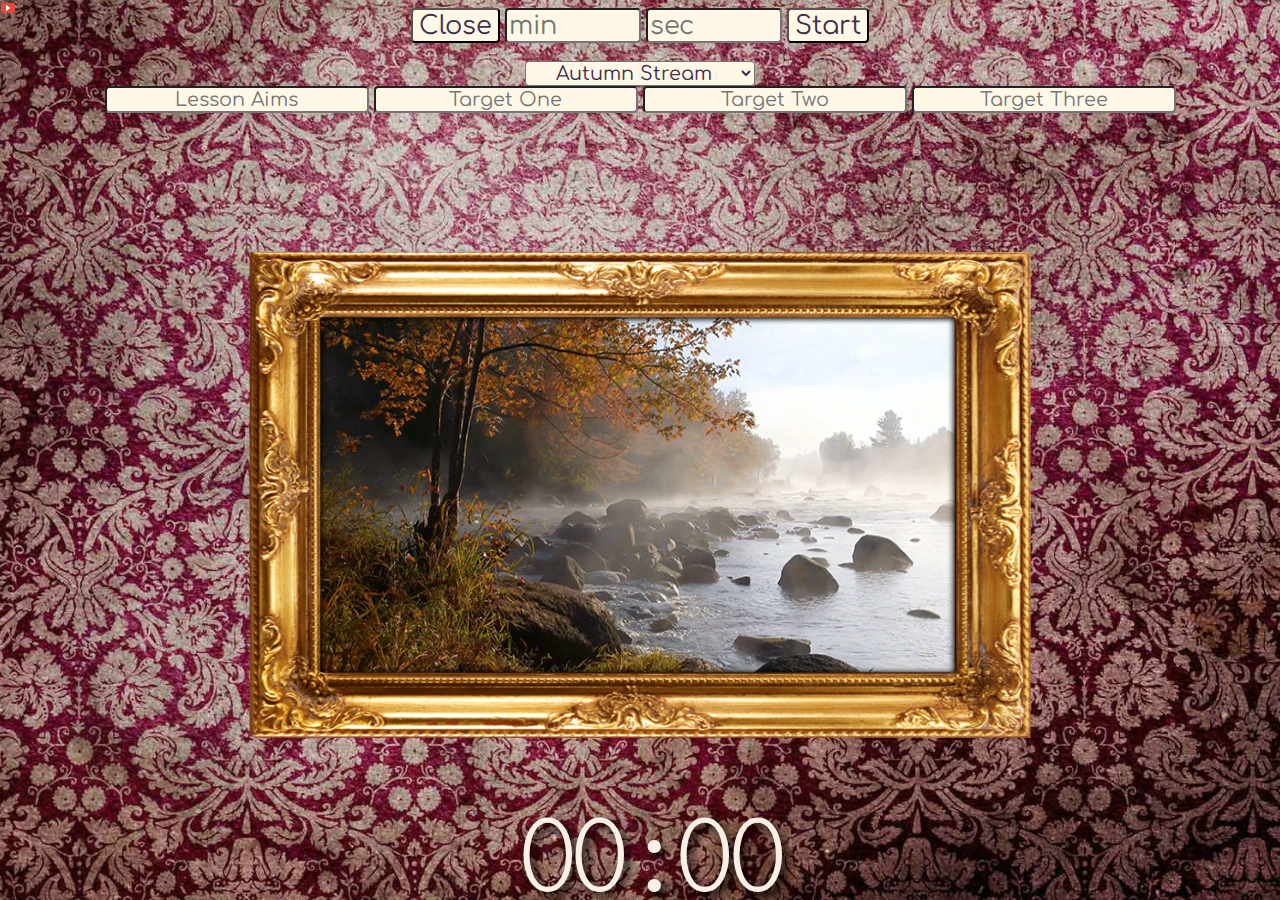
<file: app/index.html>
<!DOCTYPE html>
<html>
<head>
    <meta charset="UTF-8">
    <link href="style.css" rel="stylesheet" type="text/css"/>
    <title>Reading Timer</title>
</head>
<body>

    <div id="buttonContainer">
        <center>
        <button class="button" id="quitButton">Close</button>

        <input class="input" type="tel" id="minInput" placeholder="min"
        onKeyDown="if(this.selectionEnd == 2 && this.selectionStart !=0 && event.keyCode!=8) {return false;}"
        onKeyUp="if(Number(this.value) > 59) {this.value='59'; secInput.select();} else if (this.selectionEnd == 2) {secInput.select();}">

        <input class="input" type="tel" id="secInput" placeholder="sec"
        onKeyDown="if(this.selectionEnd == 2 && this.selectionStart !=0 && event.keyCode!=8) {return false;}"
        onKeyUp="if(Number(this.value) > 59) {this.value='59'; startButton.focus();} else if (this.selectionEnd == 2) {startButton.focus();}">

        <button class="button" id="startButton" onclick="setTime()">Start</button>
        <br><br>
        <select class="input" id="gifSelect" onchange="gifChange()">
            <option value="1.gif" selected>Autumn Stream</option>
            <option value="2.gif">Tropical Beach</option>
            <option value="3.gif">Mountain Lake</option>
            <option value="4.gif">Snowy Forest</option>
            <option value="5.gif">Rainy Day</option>
            <option value="6.gif">Forest Waterfall</option>
            <option value="7.gif">Windy Hillside</option>
            <option value="8.gif">Sunny Forest</option>
            <option value="9.gif">Spring Flowers</option>
            <option value="10.gif">Mountain Meadow</option>
        </select>
        <br>
        <input class="input targets" id="lessonAims" placeholder="Lesson Aims">
        <input class="input targets" id="targetOne" placeholder="Target One">
        <input class="input targets" id="targetTwo" placeholder="Target Two">
        <input class="input targets" id="targetThree" placeholder="Target Three">

        <div id="aimTable" class="aimsDiv divstyle">
            <div id="aimsHeader" class="divStyle">Lesson Aims:</div>
            <div id="overallAims" class="divStyle">afds</div>
            <div id="aimOne" class="divStyle">afds</div>
            <div id="aimTwo" class="divStyle">dsaf</div>
            <div id="aimThree" class="divStyle">fdas</div>
        </div>

        </center>
    <div>

    <img id="image" src="1.gif">
    <img id="frame" src="frame.png">
    <img id="targetFrame" src="target_frame2.png">
    <div id="timerDiv" class="timer">00:00</div>
    <p id="instructions" class="instructions" align="center"></p>

    <button class="buttonYoutube" id="btnyoutubeToggle" style="position: fixed; top: 0; left: 0; font-size: 1vmax;" onclick="youtubeToggle()" border="1"></button>
    <iframe width="0" height="0" src="" frameborder="0" style="position: fixed; top: 0; left: 0; font-size: 1vmax;" id="youtubePlaylist" allowfullscreen></iframe>


<script type="text/javascript" src="index.js"></script>
</body>
</html>
</file>
<file: app/style.css>
@import 'https://fonts.googleapis.com/css?family=Comfortaa:700';
@import 'https://fonts.googleapis.com/css?family=Cutive+Mono';

body{
    font-family: 'Comfortaa', serif;
    background: url("wallpaper.jpg") no-repeat center center fixed #8C2538;
    -webkit-background-size: cover;
    -moz-background-size: cover;
    -o-background-size: cover;
    background-size: cover;
}

#welcome {
    position: fixed;
    width: 100%;
    bottom: 0;
    color: #FAF0E6;
    font-size: 2vmax;
    text-shadow: 4px 4px 10px #3F2F4F;
    opacity: 0.8;
}

#image {
    position: absolute;
    top: 55%; left: 50%;
    transform: translate(-50%, -50%);
    margin: auto;
    width: 50vw;
    height: 28vw;
    z-index: -2;
    -webkit-app-region: drag;
}

#frame {
    position: absolute;
    top: 55%; left: 50%;
    transform: translate(-50%, -50%);
    margin: auto;
    width: 61vw;
    height: 38vw;
    z-index: -1;
    -webkit-app-region: drag;
}


.instructions {
    position: fixed;
    width: 100%;
    bottom: -2vmax;
    color: #FAF0E6;
    font-size: 2vmax;
    text-shadow: 4px 4px 3px #000000;
    -webkit-app-region: drag;
}
    .instructions.animate {
        animation-fill-mode: forwards;
        -webkit-animation: fadeinout 4s linear 1 forwards;
        animation: fadeinout 4s linear 1 forwards;
        animation-iteration-count: 5;
    }

@-webkit-keyframes fadeinout {
  0% { opacity: 0; }
  50% { opacity: 1; }
  100% { opacity: 0; }
}

@keyframes fadeinout {
  0% { opacity: 0; }
  50% { opacity: 1; }
  100% { opacity: 0; }
}

.timer {
    position: fixed;
    bottom: -2vmax;
    left: 50%;
    transform: translate(-50%);
    font-size: 10vmax;
    font-family: 'Cutive Mono', monospace;
    color: #FAF0E6;
    text-shadow: 5px 5px 10px #000000;
    letter-spacing: -2vmax;
    -webkit-app-region: drag;
}

.button {
    border-radius: 4px;
    font-size: 2vmax;
    background-color:  #FFF8E7;
    font-family: 'Comfortaa', serif;
    color: #3F2F4F;
    -webkit-app-region: no-drag;
}
    .button:disabled {
        display: none;
    }

.buttonYoutube {
    background-image: url(youtube_ico.png); /* 16px x 16px */
    background-color: transparent; /* make the button transparent */
    background-repeat: no-repeat;  /* make the background image appear only once */
    background-position: 0px 0px 0px 0px;  /* equivalent to 'top left' */
    border: none;           /* assuming we don't want any borders */
    cursor: pointer;        /* make the cursor like hovering over an <a> element */
    height: 16px;
    width: 16px;        /* make this the size of your image */
    padding-left: 16px;     /* make text start to the right of the image */
    vertical-align: middle; /* align the text vertically centered */
    -webkit-app-region: no-drag;
    z-index: 3;
}
    .buttonYoutube:disabled {
        display: none;
    }


.input {
    border-radius: 4px;
    font-size: 2vmax;
    background-color:  #FFF8E7;
    font-family: 'Comfortaa', serif;
    color: #3F2F4F;
    width: 10vmax;
    -webkit-app-region: no-drag;
}
    .input:disabled {
        display: none;
    }
    .input#gifSelect {
        width: 18vmax;
        font-size: 1.5vmax;
        text-align-last:center
    }


.targets {
    .input;
    width: 20vmax;
    font-size: 1.5vmax;
    text-align-last:center;
    }


#targetFrame {
    position: absolute;
    top: 0; left: 0; right:0;
    margin: auto;
    width: 85%;
    height: 18%;
    z-index: 1;
    display: none;
}


.aimsDiv{
    display: none;
}

.divStyle {
    background-color: #FFF8E7;
    border-style: solid;
    border-width: 1px;
    border-color: #2D1C18;
    color: #3F2F4F;
}

#aimsHeader {
    position: fixed;
    font-size: 1.5vmax;
    top: 3%; left: 10%;
    width: 20%;
    height: 5%;
}

#overallAims {
    position: fixed;
    font-size: 1vmax;
    top: 6%; left: 10%;
    width: 20%;
    height: 9%;
}

#aimOne {
    position: fixed;
    font-size: 1vmax;
    top: 3%; left: 30%;
    width: 60%;
    height: 4%;
}

#aimTwo {
    position: fixed;
    font-size: 1vmax;
    top: 7%; left: 30%;
    width: 60%;
    height: 4%;
}

#aimThree {
    position: fixed;
    font-size: 1vmax;
    top: 11%; left: 30%;
    width: 60%;
    height: 4%;
}
</file>
